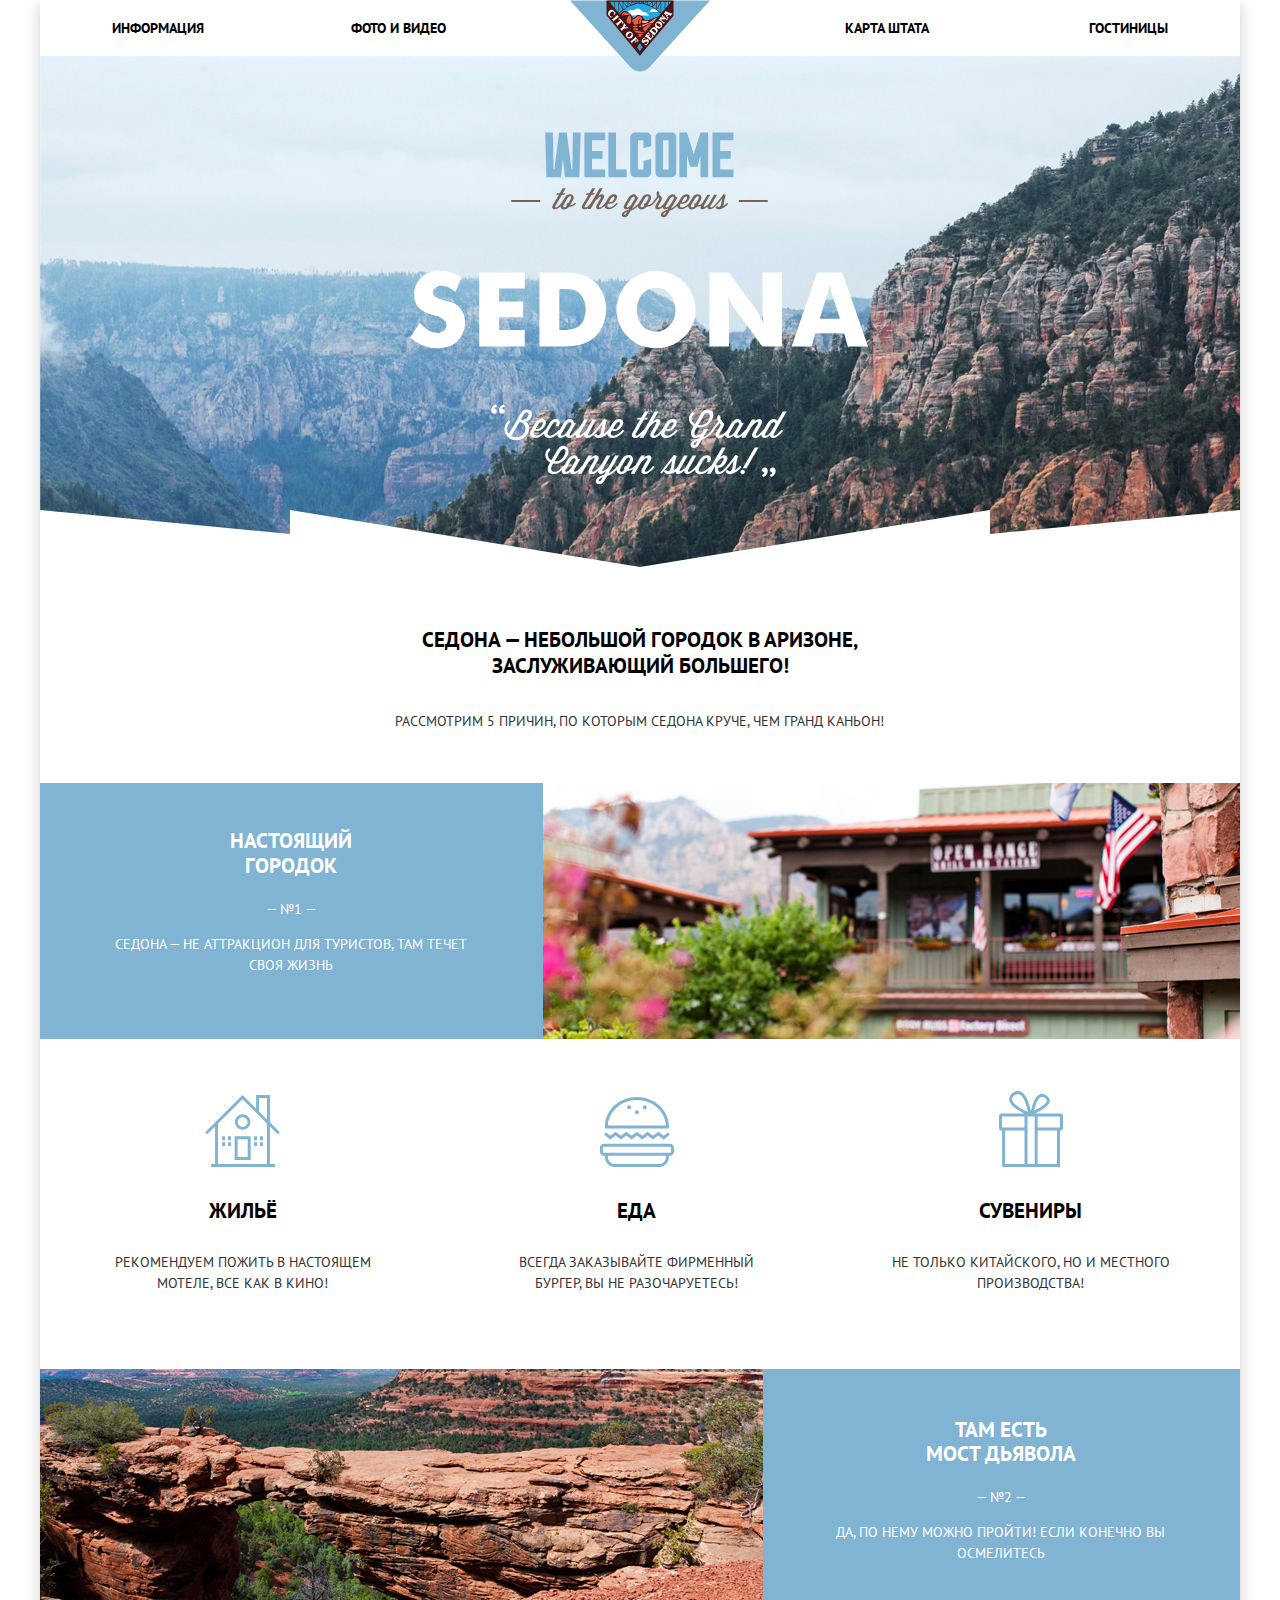
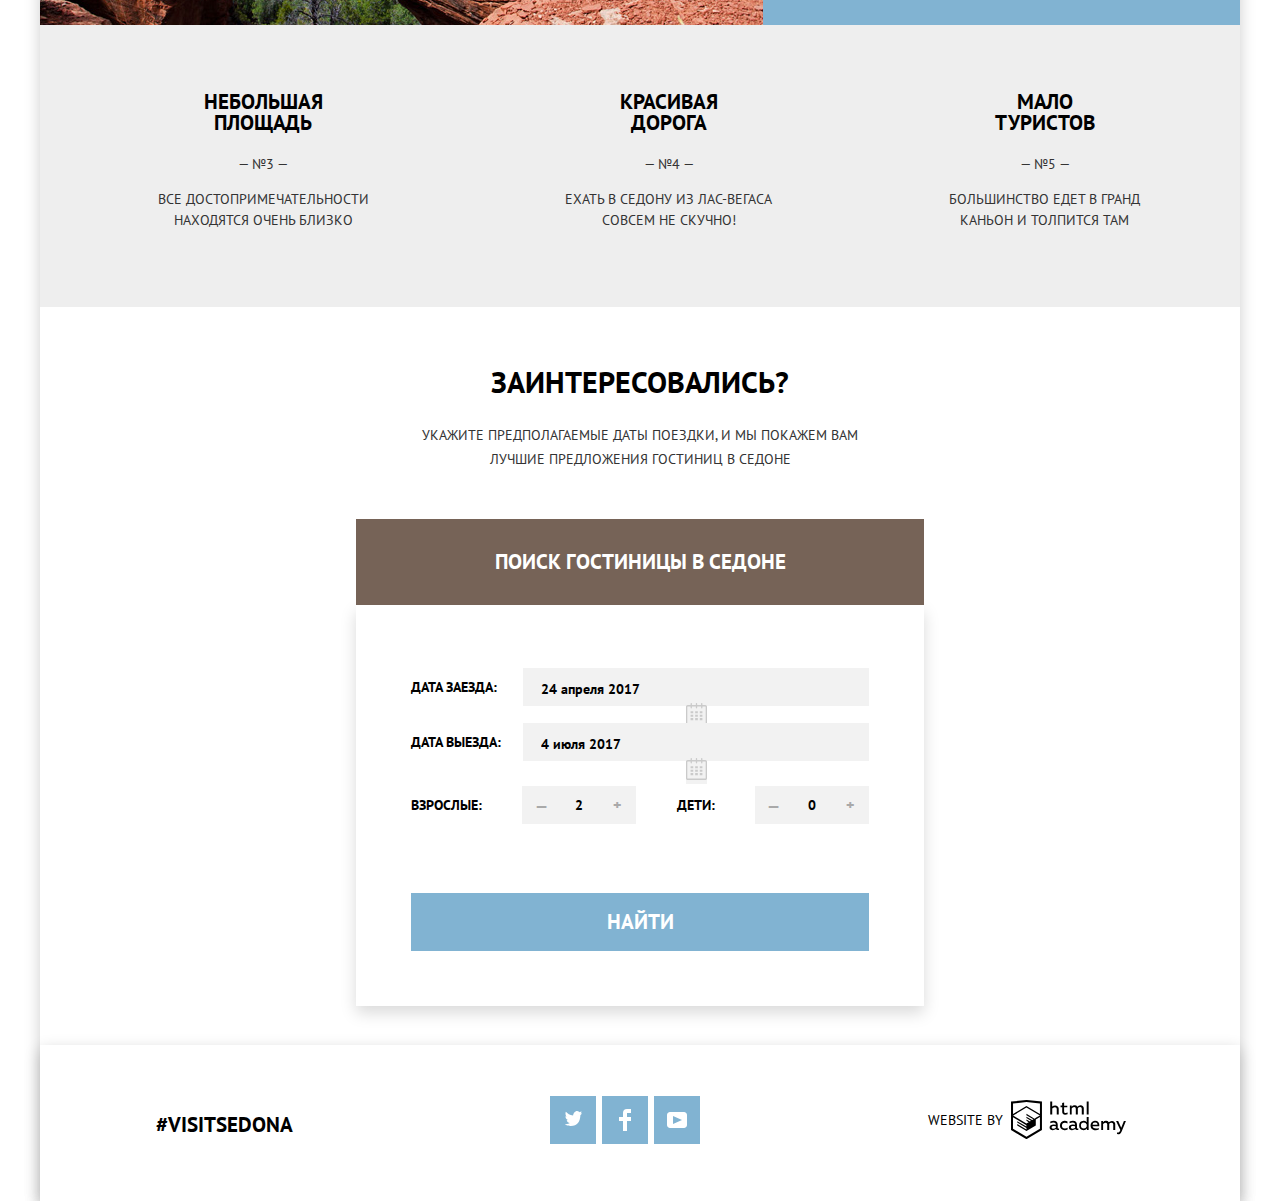
<file: index.html>
<!DOCTYPE html>
<html lang="ru">

<head>
  <meta charset="utf-8">
  <title>HTML Academy: Седона</title>
  <link href="https://fonts.googleapis.com/css?family=PT+Sans:400,400i,700,700i&subset=cyrillic,latin-ext" rel="stylesheet">
  <link href="css/normalize-min.css" rel="stylesheet">
  <link href="css/style-min.css" rel="stylesheet">
</head>

<body>
  <div class="main-block">
    <header class="navigation-block">
      <nav class="navigation">
        <a class="logo"><img src="img/logo-sedona.svg" width="140" height="72" alt="Логотип Седоны"></a>
        <ul class="navigation-buttons">
          <li> <a class="navigation-button" href="">Информация</a></li>
          <li> <a class="navigation-button" href="">Фото и видео</a></li>
          <li> <a class="navigation-button" href="">Карта штата</a></li>
          <li> <a class="navigation-button" href="inner.html">Гостиницы</a></li>
        </ul>
      </nav>
    </header>
    <main class="main-page">
      <section class="welcome-phrase">
        <h1 class="visually-hidden">Добро пожаловать в Седону!</h1>
        <img class="welcome-img" src="img/intro-welcome.svg" width="459" height="353" alt="Добро пожаловать в восхитительную Седону!">
      </section>
      <section class="reason">
        <h2 class="visually-hidden">Преимущества</h2>
        <h3 class="preface">Седона — небольшой городок в Аризоне, заслуживающий большего!</h3>
        <p class="five-reasons">Рассмотрим 5 причин, по которым Седона круче, чем Гранд Каньон!</p>
      </section>
      <section class="reason-first">
        <h2 class="visually-hidden">Особенности города</h2>
        <section class="first-discription">
          <h3 class="title-first">Настоящий <br> городок</h3>
          <span class="number">— №1 —</span>
          <p class="text">Cедона — не аттракцион для туристов, там течет своя жизнь</p>
        </section>
        <img class="view-first" src="img/feature-picture-1.jpg" width="800" height="256" alt="Вид на город">
      </section>
      <section class="recommendations">
        <h2 class="visually-hidden">Советы туристам</h2>
        <ul class="rec-list">
          <li class="habitation">
            <h3 class="title-reasons">Жильё</h3>
            <p class="text-reasons">Рекомендуем пожить в настоящем мотеле, все как в кино!</p>
          </li>
          <li class="food">
            <h3 class="title-reasons">Еда</h3>
            <p class="text-reasons">Всегда заказывайте фирменный бургер, вы не разочаруетесь!</p>
          </li>
          <li class="souvenirs">
            <h3 class="title-reasons">Сувениры</h3>
            <p class="text-reasons">Не только китайского, но и местного производства!</p>
          </li>
        </ul>
      </section>
      <section class="reason-second">
        <img class="view-second" src="img/feature-picture-2.jpg" width="800" height="256" alt="Вид на мост дьявола">
        <section class="second-discription">
          <h3 class="title-first">Там есть <br> мост дьявола</h3>
          <span class="number">— №2 —</span>
          <p class="text">Да, по нему можно пройти! Если конечно вы осмелитесь</p>
        </section>
      </section>
      <section class="bottom-reasons">
        <ul class="reasons-list">
          <li class="small-square">
            <h3 class="title-reasons">Небольшая <br> площадь</h3>
            <span class="number-reasons">— №3 —</span>
            <p class="text-reasons">Все достопримечательности находятся очень близко
            </p>
          </li>
          <li class="beautiful-road">
            <h3 class="title-reasons">Красивая <br> дорога</h3>
            <span class="number-reasons">— №4 —</span>
            <p class="text-reasons">Ехать в Седону из Лас-Вегаса совсем не скучно!</p>
          </li>
          <li class="without-tourists">
            <h3 class="title-reasons">Мало <br> туристов</h3>
            <span class="number-reasons">— №5 —</span>
            <p class="text-reasons">Большинство едет в Гранд Каньон и толпится там</p>
          </li>
        </ul>
      </section>
      <section class="search-container">
        <div class="search-info">
          <h2 class="search-title">Заинтересовались?</h2>
          <p class="search-text">Укажите предполагаемые даты поездки, и мы покажем вам лучшие предложения гостиниц в
            Седоне</p>
        </div>
      </section>
      <section class="map-wrapper">
        <div class="search-form-wraper">
          <button class="search-form-open" type="button" name="search-button">
            Поиск гостиницы в Седоне
          </button>
          <section class="modal-search modal-show">
            <form class="search-form" action="hotel-search" method="get">
              <div class="search-item">
                <label for="appointment-date">Дата заезда:</label>
                <div class="search-item-date">
                  <input class="placeholder-date" id="appointment-date" name="appointment-date" type="text" placeholder="24 апреля 2017">
                  <button class="calendar-search" type="button" name="calendar">
                    <svg xmlns="http://www.w3.org/2000/svg" width="21" height="22" viewBox="0 0 21 22">
                      <path d="M19.251 2.025h-2.845V.648c0-.381-.294-.689-.656-.689-.363 0-.656.308-.656.689v1.377h-3.938V.648c0-.381-.294-.689-.655-.689-.363 0-.657.308-.657.689v1.377H5.906V.648c0-.381-.294-.689-.656-.689-.363 0-.657.308-.657.689v1.377H1.75C.784 2.025 0 2.847 0 3.862v16.302C0 21.179.784 22 1.75 22h17.501c.966 0 1.749-.821 1.749-1.836V3.862c0-1.015-.783-1.837-1.749-1.837zm.437 18.139a.448.448 0 0 1-.437.459H1.75a.45.45 0 0 1-.438-.459V3.862a.45.45 0 0 1 .438-.459h2.844v1.378c0 .381.294.689.657.689.362 0 .656-.308.656-.689V3.403h3.938v1.378c0 .381.294.689.657.689.361 0 .655-.308.655-.689V3.403h3.938v1.378c0 .381.293.689.656.689.362 0 .656-.308.656-.689V3.403h2.845c.241 0 .437.206.437.459v16.302z" />
                      <path d="M4.594 8.225h2.625v2.066H4.594zM4.594 11.668h2.625v2.067H4.594zM4.594 15.112h2.625v2.066H4.594zM9.188 15.112h2.625v2.066H9.188zM9.188 11.668h2.625v2.067H9.188zM9.188 8.225h2.625v2.066H9.188zM13.781 15.112h2.625v2.066h-2.625zM13.781 11.668h2.625v2.067h-2.625zM13.781 8.225h2.625v2.066h-2.625z" />
                    </svg>
                  </button>
                </div>
              </div>
              <div class="search-item">
                <label for="appointment-date-sec">Дата выезда:</label>
                <div class="search-item-date">
                  <input class="placeholder-date" id="appointment-date-sec" name="appointment-date-sec" type="text" placeholder="4 июля 2017">
                  <button class="calendar-search" type="button" name="calendar">
                    <svg xmlns="http://www.w3.org/2000/svg" width="21" height="22" viewBox="0 0 21 22">
                      <path d="M19.251 2.025h-2.845V.648c0-.381-.294-.689-.656-.689-.363 0-.656.308-.656.689v1.377h-3.938V.648c0-.381-.294-.689-.655-.689-.363 0-.657.308-.657.689v1.377H5.906V.648c0-.381-.294-.689-.656-.689-.363 0-.657.308-.657.689v1.377H1.75C.784 2.025 0 2.847 0 3.862v16.302C0 21.179.784 22 1.75 22h17.501c.966 0 1.749-.821 1.749-1.836V3.862c0-1.015-.783-1.837-1.749-1.837zm.437 18.139a.448.448 0 0 1-.437.459H1.75a.45.45 0 0 1-.438-.459V3.862a.45.45 0 0 1 .438-.459h2.844v1.378c0 .381.294.689.657.689.362 0 .656-.308.656-.689V3.403h3.938v1.378c0 .381.294.689.657.689.361 0 .655-.308.655-.689V3.403h3.938v1.378c0 .381.293.689.656.689.362 0 .656-.308.656-.689V3.403h2.845c.241 0 .437.206.437.459v16.302z" />
                      <path d="M4.594 8.225h2.625v2.066H4.594zM4.594 11.668h2.625v2.067H4.594zM4.594 15.112h2.625v2.066H4.594zM9.188 15.112h2.625v2.066H9.188zM9.188 11.668h2.625v2.067H9.188zM9.188 8.225h2.625v2.066H9.188zM13.781 15.112h2.625v2.066h-2.625zM13.781 11.668h2.625v2.067h-2.625zM13.781 8.225h2.625v2.066h-2.625z" />
                    </svg>
                  </button>
                </div>
              </div>
              <div class="adult-kids">
                <label for="adults">Взрослые:</label>
                <p class="age">
                  <button class="operator" type="button">—</button>
                  <input id="adults" class="placeholder-number" name="adults" value="" placeholder="2">
                  <button class="operator" type="button">+</button>
                </p>
                <label for="kids">Дети:</label>
                <p class="age">
                  <button class="operator" type="button">—</button>
                  <input id="kids" class="placeholder-number" name="kids" value="" placeholder="0">
                  <button class="operator" type="button">+</button>
                </p>
              </div>
              <button class="blue-button" type="submit" name="search-submit">Найти</button>
            </form>
          </section>
        </div>
      </section>
      <section class="map-block">
        <h2 class="visually-hidden">Географическое положение Седоны на карте</h2>
        <iframe src="https://www.google.com/maps/embed?pb=!1m18!1m12!1m3!1d26191.494518634914!2d-111.78783105625341!3d34.85781494210872!2m3!1f0!2f0!3f0!3m2!1i1024!2i768!4f13.1!3m3!1m2!1s0x872da132f942b00d%3A0x5548c523fa6c8efd!2z0KHQtdC00L7QvdCwLCDQkNGA0LjQt9C-0L3QsCA4NjMzNiwg0KHQqNCQ!5e0!3m2!1sru!2sru!4v1572445561665!5m2!1sru!2sru" width="1200" height="593" style="border:0;" allowfullscreen=""></iframe>
      </section>
    </main>
    <footer class="page-footer">
      <section class="footer-container">
        <div class="footer-hashtag">
          <span class="hashtag">#visitsedona</span>
        </div>
        <ul class="social">
          <li class="social-block">
            <a class="social-tw" aria-label="Мы в Twitter"><svg xmlns="http://www.w3.org/2000/svg" xmlns:xlink="http://www.w3.org/1999/xlink" width="17" height="15" viewBox="0 0 17 15">
                <path fill="#FFF" d="M10.95.144c1.685-.496 2.984.27 3.577 1.179.673-.231 1.331-.481 2.011-.708a2.345 2.345 0 0 1-.857 1.768c.685.17 1.304-.491 1.304-.491-.169 1-1.006 1.788-1.563 2.024-.231 6.75-3.175 11.217-10.077 11.082h-.446c-.41 0-4.164-.46-4.898-1.887 2.271.196 3.893-.422 4.693-1.177-.96-.3-2.679-.477-2.979-2.95.349.106.564.228 1.19.119C1.705 8.247.374 7.53.448 5.33c.285.328 1.067.536 1.34.472C1.085 5.561-.182 2.442.894.85c1.818 1.854 3.735 3.606 7.152 3.773C8.254 2.33 9.183.793 10.95.144z" /></svg>
            </a>
          </li>
          <li class="social-block">
            <a class="social-fb" aria-label="Мы в Facebook"><svg xmlns="http://www.w3.org/2000/svg" width="12" height="22" viewBox="0 0 12 22">
                <path fill="#FFF" d="M12 4V0H8a4 4 0 0 0-4 4v4H0v4h4v10h4V12h4V8H8V4h4z" /></svg></a>
          </li>
          <li class="social-block">
            <a class="social-yt" aria-label="Мы в Youtube"><svg xmlns="http://www.w3.org/2000/svg" xmlns:xlink="http://www.w3.org/1999/xlink" width="20" height="16" viewBox="0 0 20 16">
                <path fill="#FFF" d="M17 0H3C1.35 0 0 1.35 0 3v10c0 1.65 1.35 3 3 3h14c1.65 0 3-1.35 3-3V3c0-1.65-1.35-3-3-3zM6.027 11.998V4.002L15.014 8l-8.987 3.998z" /></svg>
            </a>
          </li>
        </ul>
        <div class="developer-block">
          <span class="by">Website by</span>
          <a class="htmlacademy-logo" href="https://htmlacademy.ru/intensive/htmlcss" aria-label="Разработано HTML Academy">
            <svg id="Layer_1" data-name="Layer 1" xmlns="http://www.w3.org/2000/svg" viewBox="0 0 108.08 36.85">
              <title>logo-htmlacademy-small1</title>
              <path d="M44.61,26.88a2,2,0,0,0,.55-0.1v1.33a3.25,3.25,0,0,1-1.18.21,1.67,1.67,0,0,1-1.67-1,4.84,4.84,0,0,1-3.14,1.08c-1.51,0-2.91-.83-2.91-2.55,0-2.13,2-2.79,3.71-2.79a11.08,11.08,0,0,1,2.17.25v-0.3c0-1-.76-1.77-2.19-1.77a7.42,7.42,0,0,0-3,.64v-1.7a10.21,10.21,0,0,1,3.19-.55c2.36,0,3.81,1.12,3.81,3.65v3a0.54,0.54,0,0,0,.49.59h0.17Zm-6.44-1.13A1.35,1.35,0,0,0,39.63,27h0.11a3.39,3.39,0,0,0,2.41-1V24.58a9.72,9.72,0,0,0-1.81-.21c-1,0-2.16.33-2.16,1.38h0Zm12.36-6.11a5,5,0,0,1,2.57.64V22a4.08,4.08,0,0,0-2.3-.7,2.75,2.75,0,1,0,0,5.49,5,5,0,0,0,2.43-.64v1.71a6.27,6.27,0,0,1-2.76.57A4.21,4.21,0,0,1,46,24.51q0-.21,0-0.41a4.32,4.32,0,0,1,4.18-4.46h0.38Zm12.17,7.24a2,2,0,0,0,.55-0.1v1.33a3.25,3.25,0,0,1-1.18.21,1.67,1.67,0,0,1-1.67-1,4.84,4.84,0,0,1-3.14,1.08c-1.51,0-2.91-.83-2.91-2.55,0-2.13,2-2.79,3.71-2.79a11.08,11.08,0,0,1,2.17.25v-0.3c0-1-.76-1.77-2.19-1.77a7.42,7.42,0,0,0-3,.64v-1.7a10.21,10.21,0,0,1,3.19-.55c2.36,0,3.81,1.12,3.81,3.65v3a0.54,0.54,0,0,0,.49.59h0.17Zm-6.44-1.13A1.35,1.35,0,0,0,57.73,27h0.11a3.39,3.39,0,0,0,2.41-1V24.58a9.72,9.72,0,0,0-1.81-.21c-1.06,0-2.16.33-2.16,1.38h0ZM73,16V28.2H71.35V26.88a3.88,3.88,0,0,1-3.19,1.54,4.4,4.4,0,0,1,0-8.78,3.81,3.81,0,0,1,3,1.3V16H73Zm-4.53,5.22a2.76,2.76,0,1,0,0,5.52A2.86,2.86,0,0,0,71.15,25V23A2.91,2.91,0,0,0,68.49,21.27ZM79,19.64c3.31,0,4.46,2.68,3.92,5.09H76.7c0.21,1.5,1.67,2.11,3.19,2.11a6.11,6.11,0,0,0,2.64-.59v1.6a7.14,7.14,0,0,1-3,.57C77,28.42,74.78,27,74.78,24a4.18,4.18,0,0,1,4-4.39H79Zm0.09,1.54a2.28,2.28,0,0,0-2.44,2.1v0.06H81.3A2,2,0,0,0,79.13,21.18Zm5.73,7V19.87h1.65v1a3.81,3.81,0,0,1,2.78-1.27A2.86,2.86,0,0,1,91.89,21a4.12,4.12,0,0,1,2.91-1.33A3.06,3.06,0,0,1,98,23V28.2h-1.9V23.05a1.59,1.59,0,0,0-1.42-1.75H94.42a2.8,2.8,0,0,0-2.07,1.12V28.2h-1.9V23.05A1.59,1.59,0,0,0,89,21.31H88.8a3,3,0,0,0-2.21,1.29v5.63H84.86Zm21.31-8.33h1.9l-3.91,9.46c-0.9,2.17-2.09,2.86-3.35,2.86a4.76,4.76,0,0,1-1.1-.14V30.46a2.86,2.86,0,0,0,.85.12c0.9,0,1.58-.64,2.07-1.9l0.17-.42-4-8.4h2l2.86,6.29ZM38.73,1.46V6.22a3.81,3.81,0,0,1,2.7-1.14,3.25,3.25,0,0,1,3.44,3.4v5.15H43V8.72a1.81,1.81,0,0,0-1.61-2h-0.3a2.93,2.93,0,0,0-2.32,1.39v5.52h-1.9V1.46h1.9ZM49.94,2.31v3h3V6.91h-3v3.81c0,1.1.5,1.46,1.58,1.46a4.49,4.49,0,0,0,1.69-.33v1.6A6.8,6.8,0,0,1,51,13.8a2.55,2.55,0,0,1-2.86-2.74V6.89H46.58V5.26h1.5V2.74Zm5.4,11.31V5.28H57v1A3.81,3.81,0,0,1,59.77,5a2.86,2.86,0,0,1,2.6,1.33A4.12,4.12,0,0,1,65.28,5,3.06,3.06,0,0,1,68.44,8.4v5.21h-1.9V8.46a1.59,1.59,0,0,0-1.42-1.75H64.89a2.8,2.8,0,0,0-2.07,1.12v5.78h-1.9V8.46A1.59,1.59,0,0,0,59.5,6.71H59.27A3,3,0,0,0,57.06,8v5.63H55.34ZM71.17,1.45H73V13.6H71.17V1.45ZM14.71,0H14.55L0,1.54V28.21l14.55,8.66,14.55-8.66V1.54Zm12.5,27.1L14.55,34.64,1.9,27.12V16.18l12.59,7.5V25L5.86,19.9v1.31l8.68,5.21v1.39L5.87,22.65V24l8.68,5.21,8.75-5.24V18.31L27.2,16V27.12Zm0-12.53-3.48,2-1.6,1L14.51,13v1.31L21,18.23H21l-0.14.09-1,.54-5.37-3.2V17l4.24,2.52-1,.67-3.2-1.9v1.31l2.1,1.24L14.5,22.1,2,14.65,14.51,7.11Zm0-1.32L14.49,5.76,1.91,13.25v-10L14.56,1.92,27.21,3.25v10h0Z" transform="translate(0 -0.02)" />
            </svg>
          </a>
        </div>
      </section>
    </footer>
  </div>
  <script src="js/script-min.js"></script>
</body>

</html>
</file>
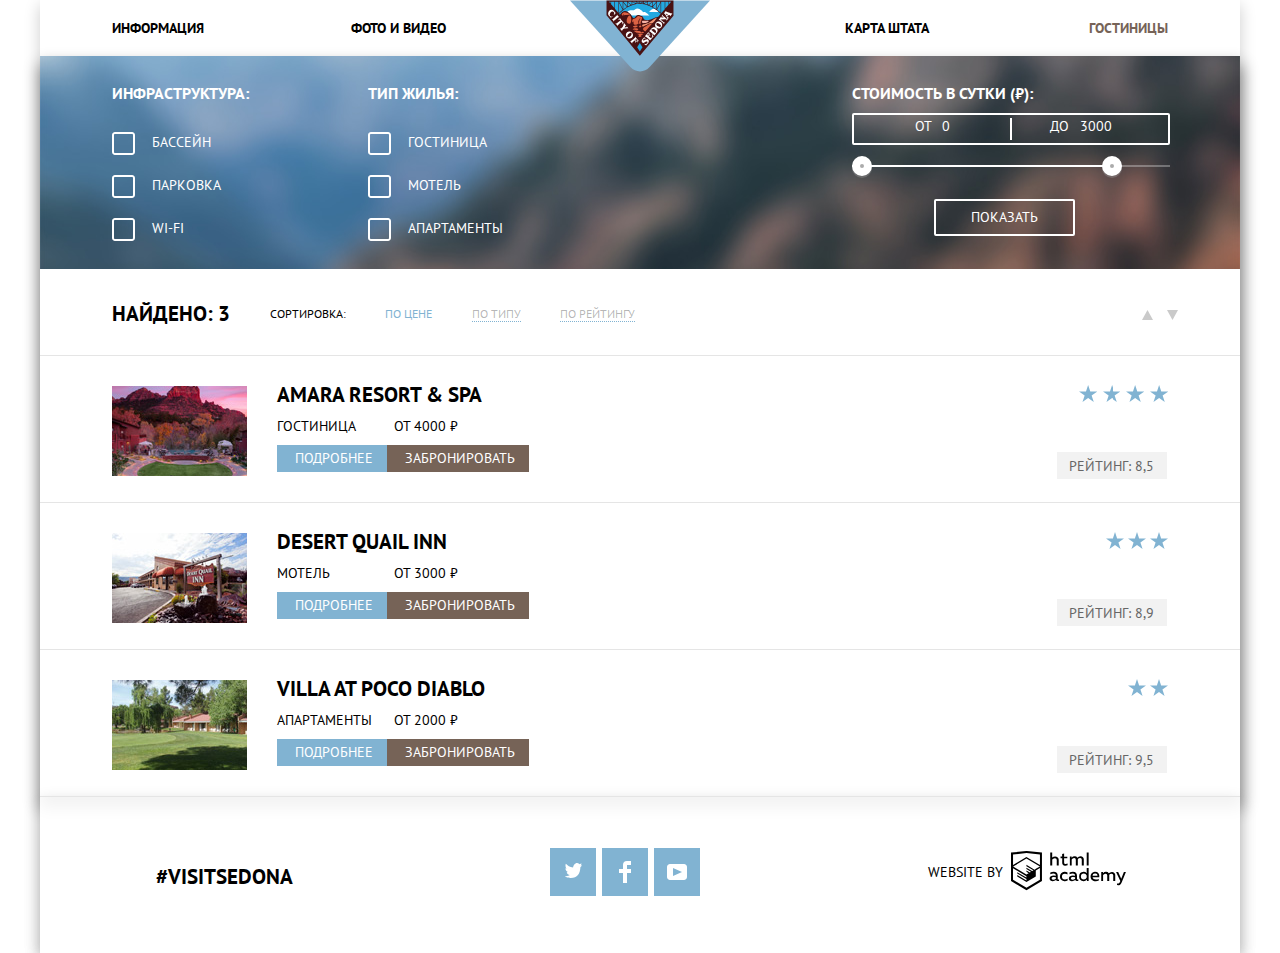
<file: inner.html>
<!DOCTYPE html>
<html lang="ru">

<head>
  <meta charset="utf-8">
  <title>HTML Academy: Седона</title>
  <link href="https://fonts.googleapis.com/css?family=PT+Sans:400,400i,700,700i&subset=cyrillic,latin-ext" rel="stylesheet">
  <link href="css/normalize-min.css" rel="stylesheet">
  <link href="css/style-min.css" rel="stylesheet">
</head>

<body>
  <div class="main-block">
    <header class="navigation-block">
      <nav class="navigation">
        <a class="logo" href="index.html"><img src="img/logo-sedona.svg" width="140" height="72" alt="Логотип Седоны"></a>
        <ul class="navigation-buttons">
          <li> <a class="navigation-button" href="">Информация</a></li>
          <li> <a class="navigation-button" href="">Фото и видео</a></li>
          <li> <a class="navigation-button" href="">Карта штата</a></li>
          <li> <a class="navigation-button navigation-button-on">Гостиницы</a></li>
        </ul>
      </nav>
    </header>
    <main class="container">
      <h2 class="visually-hidden">Фильтры параметров отеля</h2>
      <section class="filter">
        <form class="filter-form" action="https://echo.htmlacademy.ru">
          <fieldset class="fieldset-box">
            <legend>Инфраструктура:</legend>
            <ul class="infrastructure">
              <li class="filter-option">
                <input class="visually-hidden filter-input" type="checkbox" name="swimmingpool" id="swimmingpool">
                <label for="swimmingpool">
                  Бассейн
                </label>
              </li>
              <li class="filter-option">
                <input class="visually-hidden filter-input" type="checkbox" name="parking" id="parking">
                <label for="parking">
                  Парковка
                </label>
              </li>
              <li class="filter-option">
                <input class="visually-hidden filter-input" type="checkbox" name="wifi" id="wifi">
                <label for="wifi">
                  Wi-Fi
                </label>
              </li>
            </ul>
          </fieldset>
          <fieldset class="housing-box">
            <legend>Тип жилья:</legend>
            <ul class="housing">
              <li class="filter-option">
                <input class="visually-hidden filter-input" type="checkbox" name="hotel" id="hotel">
                <label for="hotel">Гостиница</label>
              </li>
              <li class="filter-option">
                <input class="visually-hidden filter-input" type="checkbox" name="motel" id="motel">
                <label for="motel">Мотель</label>
              </li>
              <li class="filter-option">
                <input class="visually-hidden filter-input" type="checkbox" name="apart" id="apart">
                <label for="apart">Апартаменты</label>
              </li>
            </ul>
          </fieldset>
          <div class="filter-range">
            <label>Стоимость в сутки (₽):</label>
            <div class="price-control">
              <label class="min-price"> От
                <input class="range-min" type="text" value=" 0">
              </label>
              <label class="min-price">
                До
                <input class="range-max" type="text" value=" 3000">
              </label> ::after
            </div>
            <div class="range-control">
              <div class="scale">
                <div class="bar"></div>
              </div>
              <div class="range-toggle range-toggle-min" aria-label="Нижний порог стоимости жилья в сутки"></div>
              <div class="range-toggle range-toggle-max" aria-label="Верхний порог стоимости жилья в сутки"></div>
            </div>
            <button class="filter-button" type="submit">Показать</button>
          </div>
        </form>
      </section>
      <section class="results">
        <div class="found">
          <p>Найдено: 3</p>
        </div>
        <ul class="sorting">
          <li>Сортировка:</li>
          <li class="active">По цене</li>
          <li><a href="">По типу</a></li>
          <li><a href="">По рейтингу</a></li>
        </ul>
        <div class="arrows">
          <a class="arrow-up" href="">
            <svg xmlns="http://www.w3.org/2000/svg" width="11" height="10" viewBox="0 0 11 10">
              <path d="M5.5 0L0 10h11z" /></svg>
          </a>
          <a class="arrow-down" href="">
            <svg xmlns="http://www.w3.org/2000/svg" width="11" height="10" viewBox="0 0 11 10">
              <path d="M5.5 10L0 0h11" /></svg>
          </a>
        </div>
      </section>
      <ul class="catalog">
        <li class="catalog-item">
          <div class="item-img">
            <img src="img/hotel-picture.jpg" width="135" height="90" alt="Гостиница Amara Resort & Spa">
          </div>
          <div class="item-detail">
            <h2 class="name-hotel">Amara Resort & Spa</h2>
            <div class="catalog-type">
              <span>Гостиница</span>
              <span>от 4000 ₽</span>
            </div>
            <div class="catalog-price">
              <a class="button-detail" href="">Подробнее</a>
              <a class="button-booking" href="">Забронировать</a>
            </div>
          </div>
          <div class="block-stars">
            <div class="amara-stars">
              <span class="visually-hidden">Рейтинг отеля</span>
            </div>
            <div class="rating-back">
              <span class="rating">Рейтинг: 8,5</span>
            </div>
          </div>
        </li>
        <li class="catalog-item">
          <div class="item-img">
            <img src="img/hotel-picture2.jpg" width="135" height="90" alt="Мотель Desert Quail Inn">
          </div>
          <div class="item-detail">
            <h2 class="name-hotel">Desert Quail Inn</h2>
            <div class="catalog-type">
              <span>Мотель</span>
              <span>от 3000 ₽</span>
            </div>
            <div class="catalog-price">
              <a class="button-detail" href="">Подробнее</a>
              <a class="button-booking" href="">Забронировать</a>
            </div>
          </div>
          <div class="block-stars">
            <div class="desert-stars">
              <span class="visually-hidden">Рейтинг отеля</span>
            </div>
            <div class="rating-back">
              <span class="rating">Рейтинг: 8,9</span>
            </div>
          </div>
        </li>
        <li class="catalog-item">
          <div class="item-img">
            <img src="img/hotel-picture3.jpg" width="135" height="90" alt="Апартаменты Villa at Poco Diablo">
          </div>
          <div class="item-detail">
            <h2 class="name-hotel">Villa at Poco Diablo</h2>
            <div class="catalog-type">
              <span>Апартаменты</span>
              <span>от 2000 ₽</span>
            </div>
            <div class="catalog-price">
              <a class="button-detail" href="">Подробнее</a>
              <a class="button-booking" href="">Забронировать</a>
            </div>
          </div>
          <div class="block-stars">
            <div class="villa-stars">
              <span class="visually-hidden">Рейтинг отеля</span>
            </div>
            <div class="rating-back">
              <span class="rating">Рейтинг: 9,5</span>
            </div>
          </div>
        </li>
      </ul>
    </main>
    <footer class="page-footer-inner">
      <section class="footer-container">
        <div class="footer-hashtag">
          <span class="hashtag">#visitsedona</span>
        </div>
        <ul class="social">
          <li class="social-block">
            <a class="social-tw" aria-label="Мы в Twitter"><svg xmlns="http://www.w3.org/2000/svg" xmlns:xlink="http://www.w3.org/1999/xlink" width="17" height="15" viewBox="0 0 17 15">
                <path fill="#FFF" d="M10.95.144c1.685-.496 2.984.27 3.577 1.179.673-.231 1.331-.481 2.011-.708a2.345 2.345 0 0 1-.857 1.768c.685.17 1.304-.491 1.304-.491-.169 1-1.006 1.788-1.563 2.024-.231 6.75-3.175 11.217-10.077 11.082h-.446c-.41 0-4.164-.46-4.898-1.887 2.271.196 3.893-.422 4.693-1.177-.96-.3-2.679-.477-2.979-2.95.349.106.564.228 1.19.119C1.705 8.247.374 7.53.448 5.33c.285.328 1.067.536 1.34.472C1.085 5.561-.182 2.442.894.85c1.818 1.854 3.735 3.606 7.152 3.773C8.254 2.33 9.183.793 10.95.144z" /></svg>
            </a>
          </li>
          <li class="social-block">
            <a class="social-fb" aria-label="Мы в Facebook"><svg xmlns="http://www.w3.org/2000/svg" width="12" height="22" viewBox="0 0 12 22">
                <path fill="#FFF" d="M12 4V0H8a4 4 0 0 0-4 4v4H0v4h4v10h4V12h4V8H8V4h4z" /></svg></a>
          </li>
          <li class="social-block">
            <a class="social-yt" aria-label="Мы в Youtube"><svg xmlns="http://www.w3.org/2000/svg" xmlns:xlink="http://www.w3.org/1999/xlink" width="20" height="16" viewBox="0 0 20 16">
                <path fill="#FFF" d="M17 0H3C1.35 0 0 1.35 0 3v10c0 1.65 1.35 3 3 3h14c1.65 0 3-1.35 3-3V3c0-1.65-1.35-3-3-3zM6.027 11.998V4.002L15.014 8l-8.987 3.998z" /></svg>
            </a>
          </li>
        </ul>
        <div class="developer-block">
          <span class="by">Website by</span>
          <a class="htmlacademy-logo" href="https://htmlacademy.ru/intensive/htmlcss" aria-label="Разработано HTML Academy"><svg id="Layer_1" data-name="Layer 1" xmlns="http://www.w3.org/2000/svg" viewBox="0 0 108.08 36.85">
              <title>logo-htmlacademy-small1</title>
              <path d="M44.61,26.88a2,2,0,0,0,.55-0.1v1.33a3.25,3.25,0,0,1-1.18.21,1.67,1.67,0,0,1-1.67-1,4.84,4.84,0,0,1-3.14,1.08c-1.51,0-2.91-.83-2.91-2.55,0-2.13,2-2.79,3.71-2.79a11.08,11.08,0,0,1,2.17.25v-0.3c0-1-.76-1.77-2.19-1.77a7.42,7.42,0,0,0-3,.64v-1.7a10.21,10.21,0,0,1,3.19-.55c2.36,0,3.81,1.12,3.81,3.65v3a0.54,0.54,0,0,0,.49.59h0.17Zm-6.44-1.13A1.35,1.35,0,0,0,39.63,27h0.11a3.39,3.39,0,0,0,2.41-1V24.58a9.72,9.72,0,0,0-1.81-.21c-1,0-2.16.33-2.16,1.38h0Zm12.36-6.11a5,5,0,0,1,2.57.64V22a4.08,4.08,0,0,0-2.3-.7,2.75,2.75,0,1,0,0,5.49,5,5,0,0,0,2.43-.64v1.71a6.27,6.27,0,0,1-2.76.57A4.21,4.21,0,0,1,46,24.51q0-.21,0-0.41a4.32,4.32,0,0,1,4.18-4.46h0.38Zm12.17,7.24a2,2,0,0,0,.55-0.1v1.33a3.25,3.25,0,0,1-1.18.21,1.67,1.67,0,0,1-1.67-1,4.84,4.84,0,0,1-3.14,1.08c-1.51,0-2.91-.83-2.91-2.55,0-2.13,2-2.79,3.71-2.79a11.08,11.08,0,0,1,2.17.25v-0.3c0-1-.76-1.77-2.19-1.77a7.42,7.42,0,0,0-3,.64v-1.7a10.21,10.21,0,0,1,3.19-.55c2.36,0,3.81,1.12,3.81,3.65v3a0.54,0.54,0,0,0,.49.59h0.17Zm-6.44-1.13A1.35,1.35,0,0,0,57.73,27h0.11a3.39,3.39,0,0,0,2.41-1V24.58a9.72,9.72,0,0,0-1.81-.21c-1.06,0-2.16.33-2.16,1.38h0ZM73,16V28.2H71.35V26.88a3.88,3.88,0,0,1-3.19,1.54,4.4,4.4,0,0,1,0-8.78,3.81,3.81,0,0,1,3,1.3V16H73Zm-4.53,5.22a2.76,2.76,0,1,0,0,5.52A2.86,2.86,0,0,0,71.15,25V23A2.91,2.91,0,0,0,68.49,21.27ZM79,19.64c3.31,0,4.46,2.68,3.92,5.09H76.7c0.21,1.5,1.67,2.11,3.19,2.11a6.11,6.11,0,0,0,2.64-.59v1.6a7.14,7.14,0,0,1-3,.57C77,28.42,74.78,27,74.78,24a4.18,4.18,0,0,1,4-4.39H79Zm0.09,1.54a2.28,2.28,0,0,0-2.44,2.1v0.06H81.3A2,2,0,0,0,79.13,21.18Zm5.73,7V19.87h1.65v1a3.81,3.81,0,0,1,2.78-1.27A2.86,2.86,0,0,1,91.89,21a4.12,4.12,0,0,1,2.91-1.33A3.06,3.06,0,0,1,98,23V28.2h-1.9V23.05a1.59,1.59,0,0,0-1.42-1.75H94.42a2.8,2.8,0,0,0-2.07,1.12V28.2h-1.9V23.05A1.59,1.59,0,0,0,89,21.31H88.8a3,3,0,0,0-2.21,1.29v5.63H84.86Zm21.31-8.33h1.9l-3.91,9.46c-0.9,2.17-2.09,2.86-3.35,2.86a4.76,4.76,0,0,1-1.1-.14V30.46a2.86,2.86,0,0,0,.85.12c0.9,0,1.58-.64,2.07-1.9l0.17-.42-4-8.4h2l2.86,6.29ZM38.73,1.46V6.22a3.81,3.81,0,0,1,2.7-1.14,3.25,3.25,0,0,1,3.44,3.4v5.15H43V8.72a1.81,1.81,0,0,0-1.61-2h-0.3a2.93,2.93,0,0,0-2.32,1.39v5.52h-1.9V1.46h1.9ZM49.94,2.31v3h3V6.91h-3v3.81c0,1.1.5,1.46,1.58,1.46a4.49,4.49,0,0,0,1.69-.33v1.6A6.8,6.8,0,0,1,51,13.8a2.55,2.55,0,0,1-2.86-2.74V6.89H46.58V5.26h1.5V2.74Zm5.4,11.31V5.28H57v1A3.81,3.81,0,0,1,59.77,5a2.86,2.86,0,0,1,2.6,1.33A4.12,4.12,0,0,1,65.28,5,3.06,3.06,0,0,1,68.44,8.4v5.21h-1.9V8.46a1.59,1.59,0,0,0-1.42-1.75H64.89a2.8,2.8,0,0,0-2.07,1.12v5.78h-1.9V8.46A1.59,1.59,0,0,0,59.5,6.71H59.27A3,3,0,0,0,57.06,8v5.63H55.34ZM71.17,1.45H73V13.6H71.17V1.45ZM14.71,0H14.55L0,1.54V28.21l14.55,8.66,14.55-8.66V1.54Zm12.5,27.1L14.55,34.64,1.9,27.12V16.18l12.59,7.5V25L5.86,19.9v1.31l8.68,5.21v1.39L5.87,22.65V24l8.68,5.21,8.75-5.24V18.31L27.2,16V27.12Zm0-12.53-3.48,2-1.6,1L14.51,13v1.31L21,18.23H21l-0.14.09-1,.54-5.37-3.2V17l4.24,2.52-1,.67-3.2-1.9v1.31l2.1,1.24L14.5,22.1,2,14.65,14.51,7.11Zm0-1.32L14.49,5.76,1.91,13.25v-10L14.56,1.92,27.21,3.25v10h0Z" transform="translate(0 -0.02)" />
            </svg>
          </a>
        </div>
      </section>
    </footer>
  </div>
</body>

</html>
</file>
<file: css/style-min.css>
html{box-sizing:border-box}*,::before,::after{box-sizing:inherit}.visually-hidden{display:none}body{margin:0;padding:0;font-family:"PT Sans",Arial,sans-serif;font-weight:400;color:#000;text-transform:uppercase;text-align:center}button{padding:0;border:none;font:inherit;color:inherit;background-color:transparent}a{text-decoration:none;color:#000}.navigation a{width:146px;font-size:14px;font-weight:700;line-height:1.86;letter-spacing:normal}.main-block{margin-left:auto;margin-right:auto;background-color:#fff;width:1200px;box-shadow:0 5px 15px 0 rgba(0,1,1,0.2);position:relative}.logo{z-index:2;position:absolute;top:0;left:0;right:0;margin:auto;display:block}.navigation-block{background-color:#fff;padding-left:6%;padding-right:6%}.navigation{position:relative;height:56px}.navigation-buttons{min-height:56px;list-style:none;display:flex;padding:0;margin:auto;align-items:center}.navigation-buttons li{width:239px}.navigation-buttons li:nth-child(1){text-align:left}.navigation-buttons li:nth-child(2){margin-right:auto;text-align:left}.navigation-buttons li:nth-child(3){margin-left:auto;text-align:right}.navigation-buttons li:nth-child(4){text-align:right}.navigation-buttons ul{min-height:56px;list-style:none;display:flex;align-items:center;padding:0}.navigation-buttons a:hover{color:#81b3d2}.navigation-buttons a:active{color:#766357}.welcome-img{margin:76px 371px 79px 370px}.welcome-phrase{width:100%;background-image:url(../img/background-photo.jpg);background-position:top center;background-repeat:no-repeat;position:relative}.welcome-phrase::after{content:url(../img/intro-mask.svg);position:absolute;left:0;right:0;bottom:0;width:100%;height:57px}.preface{width:440px;padding-top:60px;text-align:center;margin:auto;font-size:21px;font-weight:700;line-height:1.24;letter-spacing:normal}.five-reasons{color:#333;font-size:14px;line-height:1.86;letter-spacing:normal;margin:auto;padding:29px 356px 49px 355px}.reason-first{max-height:256px;display:flex;background-color:#81b3d2;text-align:center}.number,.text{font-size:14px;line-height:1.5;font-weight:400;letter-spacing:normal;color:#fff}.first-discription{padding:46px 60px 64px}.first-discription h3{margin-top:0}.first-discription p{margin-bottom:0}.view-first{object-fit:none}.list-first{list-style:none;width:400px;margin:auto;background-color:#81b3d2;color:#fff}.title-first{font-size:21px;font-weight:700;color:#fff}.rec-list p{margin-bottom:0;margin-top:31px}.rec-list h3{margin-top:29px;margin-bottom:0}.rec-list{display:flex;align-items:flex-end;justify-content:space-between;margin:0;padding:52px 67px 75px 60px}.habitation::before{content:url(../img/icon-1.svg)}.food::before{content:url(../img/icon-3.svg)}.souvenirs::before{content:url(../img/icon-2.svg)}.text-reasons{align-items:center;font-size:14px;font-weight:400;line-height:1.5;color:#333}.rec-list .text-reasons{width:285px}.title-rec{font-size:21px;line-height:1;text-align:center;color:#000}.title-reasons{font-size:21px;font-weight:700;line-height:1}.reasons-list p{margin-bottom:0}.small-square{margin-left:95px;margin-right:166px}.beautiful-road{margin-right:146px}.without-tourists{margin-right:77px}.bottom-reasons{justify-content:space-between;padding-top:50px;padding-bottom:60px;background-color:#eee;display:flex;min-height:256px}.reasons-list h3{margin-top:0}.paragraph-rec{font-size:14px;line-height:1.5;text-align:center;color:#333}.title{color:#fff;font-size:21px;line-height:1.5;text-align:center}.view-second{object-fit:none}.reason-second{max-height:256px;display:flex;background-color:#81b3d2;text-align:center}.second-discription{padding:49px 49px 65px 48px}.second-discription h3{margin-top:0}.second-discription p{margin-bottom:0}.list-second{list-style:none;width:400px;margin:auto;background-color:#81b3d2;color:#fff}.number{font-size:14px;line-height:1.5;color:#fff}.text{font-size:14px;line-height:1.5;text-align:center;color:#fff}.number-reasons{font-size:14px;font-weight:400;line-height:1.5;color:#333}.reasons-list{padding:0;display:flex}.search-info{margin-left:auto;margin-right:auto;max-width:460px;text-align:center}.search-title{padding-top:57px;font-size:30px;margin:0 0 24px;font-weight:700;line-height:1.2}.search-text{font-size:14px;font-weight:400;line-height:1.71;color:#333;margin:0}.map-wrapper{margin-top:47px;overflow:hidden}.search-form{width:568px;margin:auto;padding:0}.search-form-wrapper{margin-left:auto;margin-right:auto;position:relative}.search-form-open .blue-button{font-size:21px;line-height:26px;padding:30px 50px;display:inline-block;vertical-align:top;border:0;text-decoration:none;font-weight:700;color:#fff;text-transform:uppercase;text-align:center}.search-form-open{display:block;position:relative;width:100%;z-index:2;width:568px;height:86px;background-color:#766357;font-size:21px;font-weight:700;line-height:1.24;text-align:center;color:#fff;text-transform:uppercase;margin:auto;padding:0}.blue-button{background-color:#81b3d2;border:0;color:#fff;display:inline-block;vertical-align:top;font-size:21px;font-weight:700;line-height:inherit;padding:3px 17px;text-align:center;text-decoration:none;text-transform:uppercase;margin-top:53px;width:458px;height:58px}.blue-button:hover{color:#fff;background-color:#669ec0;border:none}.blue-button:active{background-color:#5496bd;color:rgba(255,255,255,.3);border:none}.search-form-open:hover{color:#fff;background-color:#604e43;border:none}.search-form-open:active{color:rgba(255,255,255,0.3);background-color:#503e33;border:none}.form{display:flex;margin:auto}.search-form{background-color:#fff;box-shadow:0 7px 15px rgba(0,1,1,.15);left:0;padding:55px;right:0;position:absolute;z-index:1}.search-form label{padding:6px 0;font-size:14px;font-weight:700;line-height:1.86;text-align:left}.calendar-search{border:none;fill:#cacaca;background-color:#f2f2f2;display:inline-block;vertical-align:middle}.calendar-search:hover{border:none;fill:#000}.calendar-search:active{border:none;fill:#81b3d2}.search-item{width:100%;display:flex;min-height:55px;align-items:center;justify-content:space-between}.search-item-date{width:346px;height:38px;background-color:#f2f2f2;border:none}input::-webkit-input-placeholder{color:#000}.placeholder-date{padding-top:8px;padding-left:13px;padding-right:150px;margin:auto;display:inline-block;vertical-align:middle;color:#000;background-color:#f2f2f2;border:none}.placeholder-date:hover{color:#000;background-color:#ebebeb;border:none}.placeholder-date:active{color:#000;background-color:#fff;border:solid 2px #e5e5e5}.age{display:flex}.age input{width:38px;height:38px;font-size:14px;font-weight:700;line-height:1.86;text-align:left}.adult-kids{display:flex;align-items:center;justify-content:space-between}.question{display:block;font-size:30px;line-height:1.2;margin-top:57px}.adult-kids ::-webkit-input-placeholder{text-align:center;color:#000;font-size:14px}.form ::-webkit-input-placeholder{font-size:14px;color:#000}.placeholder-date{color:#000;font-size:14px;font-weight:700;line-height:1.86;text-align:left}.placeholder-number{background-color:#f2f2f2;border:none;align-items:center;padding:5px 0}.placeholder-number input:hover{background-color:#ebebeb;border:none;align-items:center;padding:5px 0}.placeholder-number input:active{background-color:#fff;border-color:#ebebeb;align-items:center;padding:5px 0}.operator{padding-bottom:0;width:38px;height:38px;border:0;background-color:#f2f2f2;color:#a9a9a9;text-transform:uppercase;font:inherit;font-weight:700}.operator:hover{color:#000;background-color:#f2f2f2;border:none}.operator:active{color:#000;background-color:#f2f2f2;border:none}.map{position:absolute;background-position:top center;background-repeat:no-repeat}.page-footer{position:absolute;display:block;bottom:0;padding-top:35px;padding-bottom:41px;background:rgba(255,255,255,0.9);box-shadow:0 5px 15px 0 rgba(0,1,1,0.2)}.footer-container{box-shadow:none;display:inline-flex;list-style:none;justify-content:center;margin:0 auto;width:1200px}.footer-hashtag{margin-right:256px;display:block;padding-top:10px;width:140px;align-self:center}.hashtag{font-size:21px;line-height:26px;font-weight:700;text-decoration:none}.social{padding:0;width:150px;flex-wrap:nowrap;-webkit-box-pack:justify;justify-content:space-between;display:flex;list-style:none}.social-block{display:flex;height:48px;width:46px;padding:0;background-color:#81b3d2;align-items:center;flex-wrap:nowrap;-webkit-box-pack:justify;-webkit-box-align:center;-webkit-box-pack:center;justify-content:center}.social-block:hover{background-color:#669ec0;border:none}.social-block:active{fill:rgba(255,255,255,0.3);background-color:#5496bd;border:none}.social-fb{width:12px;height:22px;object-fit:contain}.social-yt{width:20px;height:16px;object-fit:contain}.developer-block{margin-left:228px;width:198px;-webkit-box-align:center;align-items:center;justify-content:space-between;display:flex}.by{margin-right:5px;position:static;display:block;color:#000;font-size:14px;line-height:26px;text-transform:uppercase}.htmlacademy-logo{display:block;width:115px;height:41px;fill:#000}.htmlacademy-logo:hover{display:block;fill:#81b3d2}.htmlacademy-logo:active{fill:#bdbbbc}.navigation-button-on{color:#766357}.container{flex-direction:column;margin:0 auto;width:1200px;background-color:#fff;-webkit-box-shadow:1px 10px 15px 1px grey;box-shadow:1px 10px 15px 1px grey}.housing,.infrastructure{margin:0}.filter-form{background-color:#3e749e;background-image:url(../img/filter-background.jpg);background-position:center;background-repeat:no-repeat;color:#fff;width:1200px;object-fit:contain;padding:27px 70px 8px 72px}.filter-form,.container{display:-webkit-box;display:-ms-flexbox;display:flex}fieldset{padding:0;border:0;display:block}.fieldset-box{margin:0 116px 0 0;padding:0;width:140px}.fieldset-box legend,.housing-box legend{margin-bottom:28px;font-size:16px;line-height:1.31;text-align:left}.fieldset-box li,.housing-box li{font-size:14px;line-height:1.5;text-align:left}.filter-option{padding-bottom:22px;font-size:14px;font-weight:400;line-height:1.5}.filter-option label{position:relative;display:block;cursor:pointer}.filter-input+label::before{position:absolute;top:0;left:-40px;width:30px;height:23px;background-image:url(../img/checkbox-off.svg);background-position:0 0;background-repeat:no-repeat;content:''}.filter-input:checked+label::after,.filter-input:checked+label::before{position:absolute;left:-40px;width:30px;height:23px;background-image:url(../img/checkbox-on.svg);background-position:0 0;background-repeat:no-repeat;content:''}.housing-box{margin:0;border:0}.filter-range{margin:0 0 0 auto;width:318px;text-align:-webkit-left}.filter-form legend,.filter-range label{font-size:16px;font-weight:700;line-height:1.31;letter-spacing:normal;text-align:left}.filter-button{display:block;margin:30px 82px 0;padding:6px 35px;border:2px solid #fff;border-radius:2px;background:0 0;color:#fff;text-transform:uppercase;font-size:14px;cursor:pointer;font-weight:400;font-style:normal;line-height:1.5}.filter-button:hover{background-color:#fff;color:#000}.price-control{position:relative;margin-top:9px;margin-bottom:20px;height:32px;border:2px solid #fff;border-radius:2px;font-size:0}.price-control label{margin-top:5px;padding-left:60px;vertical-align:middle;font-size:14px;line-height:21px;cursor:pointer}.price-control .max-price,.price-control .min-price{padding-left:61px;width:90px;font-size:14px;font-weight:400;line-height:1.5}.price-control input{-webkit-box-sizing:border-box;box-sizing:border-box;margin:0;padding-left:3px;width:50px;border:0;background:0 0;color:inherit;font-size:14px;font-weight:400;line-height:1.5}button,input{overflow:visible}.price-control::after{position:absolute;top:50%;left:50%;width:2px;height:22px;background:#fff;content:'';-webkit-transform:translate(-50%,-50%);-ms-transform:translate(-50%,-50%);transform:translate(-50%,-50%)}.range-control{position:relative;margin-bottom:32px}.range-control .scale{height:2px;background:rgba(255,255,255,.3)}.range-control .bar{width:80%;height:2px;background:#fff}.range-toggle{position:absolute;display:block;top:50%;left:0;width:20px;height:20px;-webkit-transform:translateY(-50%);-ms-transform:translateY(-50%);transform:translateY(-50%);border:8px solid #fff;background-color:#ababab;border-radius:50%;text-indent:-1000px;overflow:hidden;-webkit-box-shadow:0 2px 0 0 rgba(171,171,171,.3);box-shadow:0 2px 0 0 rgba(171,171,171,.3);cursor:pointer}.range-toggle:hover{width:22px;height:22px}.range-toggle-max{left:250px}.results{display:-webkit-box;display:-ms-flexbox;display:flex;margin-top:32px;padding-right:60px;padding-bottom:28px;padding-left:72px;border-bottom:1px solid #e5e5e5}.found{font-size:21px;font-weight:700;line-height:1.24}.sorting{font-size:12px;font-weight:400;line-height:1.5}.catalog-item h2,.hashtag,.results p{color:#000;font-size:21px;font-weight:700;line-height:1.24;margin-top:0;margin-bottom:0}.results .sorting{margin-bottom:0;margin-top:0;width:405px;display:-webkit-box;display:-ms-flexbox;display:flex;-ms-flex-pack:justify;-ms-flex-align:center;-webkit-box-pack:justify;justify-content:space-between;-webkit-box-align:center;align-items:center;font-size:12px;font-weight:400;line-height:1.5;text-align:left}li{display:list-item;text-align:-webkit-match-parent;list-style:none}.catalog-item h2:hover,.results .active,.sorting a:hover{color:#81b3d2}.catalog-item h2:active,.sorting a{color:rgba(0,0,0,.3)}.sorting a{padding:0;border-bottom:1px dotted #81b3d2}.sorting{margin-right:504px}li{text-align:-webkit-match-parent}.arrows{margin:auto}.arrow-up{margin:0 10px 0 0;width:11px;height:10px;object-fit:contain;fill:#cacaca}.arrow-up:hover{fill:#000}.arrow-up:active{fill:#81b3d2}.arrow-down{width:11px;height:10px;object-fit:contain;fill:#cacaca}.arrow-down:hover{fill:#000}.arrow-down:active{fill:#81b3d2}*,::before,::after{box-sizing:inherit}.catalog{margin:0;padding:0}.catalog-type span{width:113px}.catalog-item{padding:0 72px 30px;border-bottom:1px solid #e5e5e5;margin:26px 0 0}.catalog-item,.catalog-item .item-detail{display:-webkit-box;display:-ms-flexbox;display:flex}.catalog-item .item-img{margin-right:30px;padding-top:4px;width:135px;height:90px}img{border-style:none}.catalog-item .item-detail{display:flex;-ms-flex-direction:column;flex-direction:column;-ms-flex-pack:justify;margin:0;width:300px;-webkit-box-orient:vertical;-webkit-box-direction:normal;-webkit-box-pack:justify;justify-content:space-between}.item-detail .name-hotel{margin:0;font-size:21px;font-weight:700;line-height:1.24;text-align:left}.catalog-type{text-align:left}.catalog-price{display:-webkit-box}.catalog-item h2,.hashtag,.sort-result b{color:#000;font-weight:700;font-size:21px;line-height:26px;color:#000;font-weight:700;font-size:21px;line-height:26px}.catalog-price a{padding:3px 18px}.catalog-price a,.catalog-type span{display:inline-block;vertical-align:middle;font-size:14px;font-weight:400;line-height:1.5;text-align:left}.button-booking{background-color:#766357;color:#fff;font-size:14px;font-weight:700;line-height:1.5;width:142px}.button-booking:hover{background-color:#604e43;color:#fff}.button-booking:active{background-color:#503e33;color:rgba(255,255,255,0.3)}.button-detail{background-color:#81b3d2;color:#fff;width:110px;font-size:14px;font-weight:700;line-height:1.5}.button-detail:hover{background-color:#669ec0;color:#fff}.button-detail:active{background-color:#5496bd;color:rgba(255,255,255,0.3)}.catalog-item .block-stars{margin-left:auto;width:111px;text-align:right}.amara-stars{width:89px;height:22px;margin-top:3px;margin-left:auto;background-image:url(../img/star.svg);background-position:0 0;background-repeat:space}.desert-stars{width:62px;height:22px;margin-top:3px;margin-left:auto;background-image:url(../img/star.svg);background-position:0 0;background-repeat:space}.villa-stars{width:40px;height:22px;margin-top:3px;margin-left:auto;background-image:url(../img/star.svg);background-position:0 0;background-repeat:space}.visually-hidden:not(:focus):not(:active),input[type=checkbox].visually-hidden,input[type=radio].visually-hidden{position:absolute;overflow:hidden;clip:rect(0 0 0 0);margin:-1px;padding:0;width:1px;height:1px;border:0;white-space:nowrap;-webkit-clip-path:inset(100%);clip-path:inset(100%)}.catalog-item .rating{color:#666;font-size:14px;font-weight:400;line-height:1.5;padding-right:13px;vertical-align:sub}.rating-back{position:relative;top:45px;background-color:#f2f2f2;width:110px;height:27px}.catalog-price a{padding:3px 18px}.page-footer-inner{display:block;bottom:0;padding-top:35px;padding-bottom:41px;background:rgba(255,255,255,0.9);box-shadow:0 5px 15px 0 rgba(0,1,1,0.2)}
</file>
